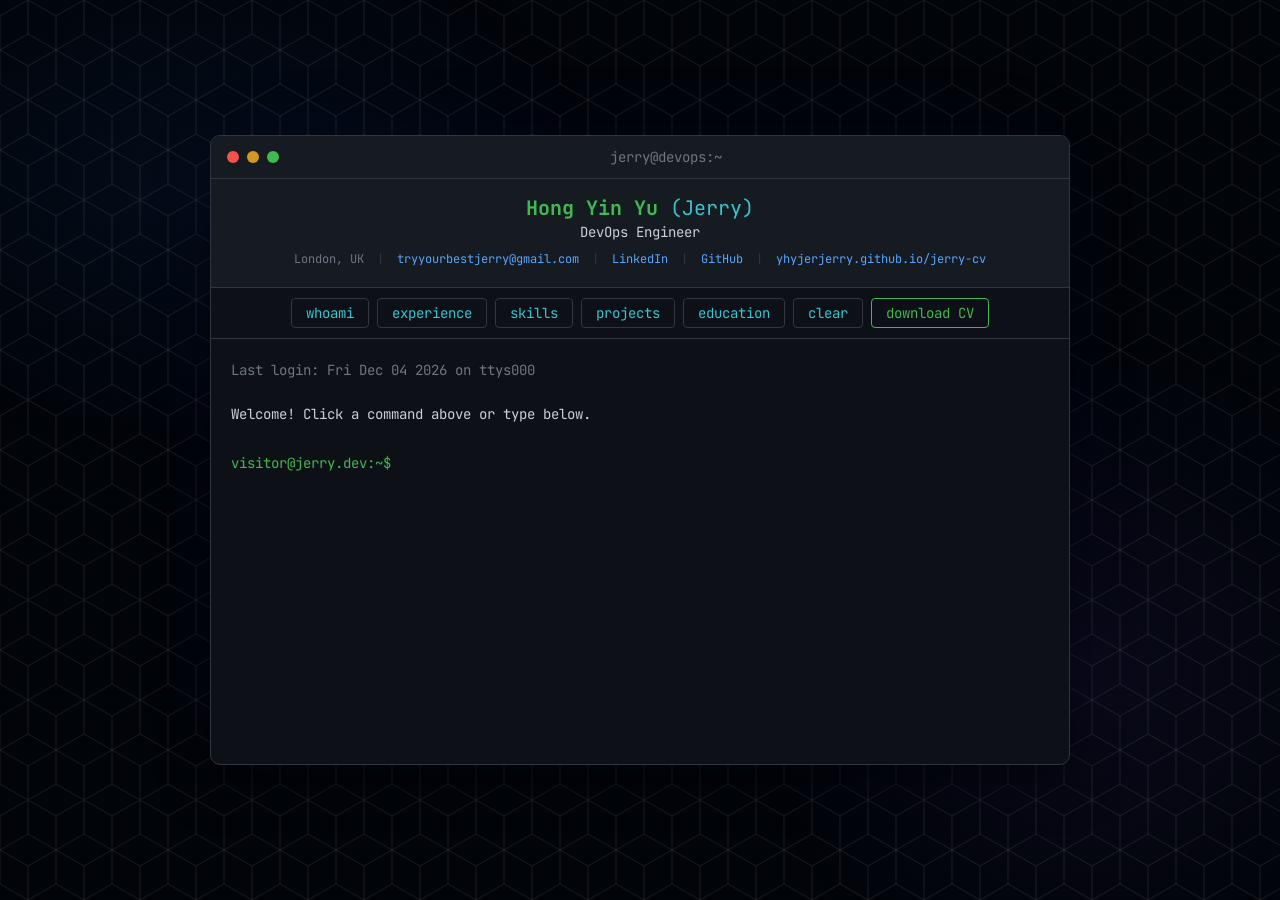
<file: index.html>
<!DOCTYPE html>
<html lang="en">
<head>
    <meta charset="UTF-8">
    <meta name="viewport" content="width=device-width, initial-scale=1.0">
    <title>Jerry Yu | DevOps Engineer</title>
    <meta name="description" content="Hong Yin Yu (Jerry) - DevOps Engineer based in London. Terminal-style interactive CV.">
    <link rel="preconnect" href="https://fonts.googleapis.com">
    <link rel="preconnect" href="https://fonts.gstatic.com" crossorigin>
    <link href="https://fonts.googleapis.com/css2?family=JetBrains+Mono:wght@400;700&display=swap" rel="stylesheet">
    <link rel="stylesheet" href="style.css">
    <link rel="icon" href="data:image/svg+xml,<svg xmlns='http://www.w3.org/2000/svg' viewBox='0 0 100 100'><text y='.9em' font-size='90'>></text></svg>">
</head>
<body>
    <div id="terminal">
        <div id="terminal-header">
            <div class="terminal-buttons">
                <span class="btn-close"></span>
                <span class="btn-minimize"></span>
                <span class="btn-maximize"></span>
            </div>
            <div class="terminal-title">jerry@devops:~</div>
        </div>
        <div id="info-banner">
            <div class="info-name">Hong Yin Yu <span class="info-nick">(Jerry)</span></div>
            <div class="info-role">DevOps Engineer</div>
            <div class="info-details">
                <span>London, UK</span>
                <span class="info-sep">|</span>
                <a href="mailto:tryyourbestjerry@gmail.com">tryyourbestjerry@gmail.com</a>
                <span class="info-sep">|</span>
                <a href="https://www.linkedin.com/in/yhyjerjerry/" target="_blank">LinkedIn</a>
                <span class="info-sep">|</span>
                <a href="https://github.com/yhyjerjerry" target="_blank">GitHub</a>
                <span class="info-sep">|</span>
                <a href="https://yhyjerjerry.github.io/jerry-cv" target="_blank">yhyjerjerry.github.io/jerry-cv</a>
            </div>
        </div>
        <div id="cmd-buttons">
            <button class="cmd-btn" data-cmd="whoami">whoami</button>
            <button class="cmd-btn" data-cmd="experience">experience</button>
            <button class="cmd-btn" data-cmd="skills">skills</button>
            <button class="cmd-btn" data-cmd="projects">projects</button>
            <button class="cmd-btn" data-cmd="education">education</button>
            <button class="cmd-btn" data-cmd="clear">clear</button>
            <button class="cmd-btn cmd-btn-download" onclick="window.open('cv.html','_blank')">download CV</button>
        </div>
        <div id="terminal-body">
            <div id="output"></div>
            <div id="input-line">
                <span class="prompt">visitor@jerry.dev:~$&nbsp;</span>
                <input type="text" id="command-input" autofocus autocomplete="off" spellcheck="false">
            </div>
        </div>
    </div>
    <script src="app.js"></script>
</body>
</html>
</file>
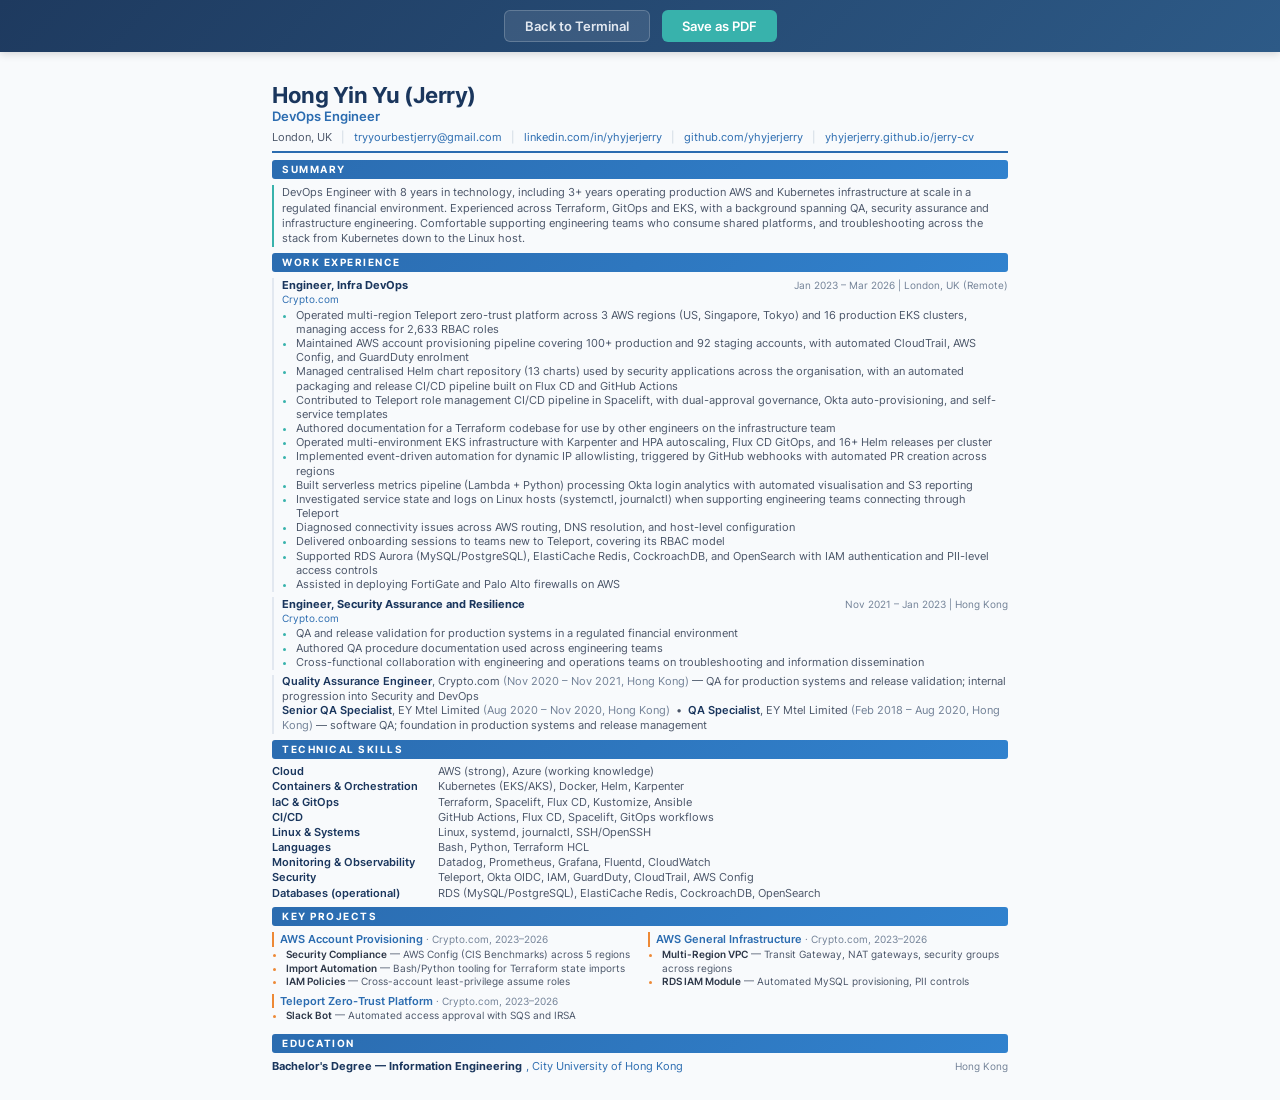
<file: cv.html>
<!DOCTYPE html>
<html lang="en">
<head>
    <meta charset="UTF-8">
    <meta name="viewport" content="width=device-width, initial-scale=1.0">
    <title>Hong Yin Yu (Jerry) - DevOps Engineer CV</title>
    <style>
        /* Self-hosted STATIC Inter (one file per weight). The Google Fonts
           variable Inter gets embedded in Chrome's PDF export as Type 3 fonts,
           which many ATS parsers can't read. Static TrueType files embed as
           TrueType (CIDFontType2) with a proper ToUnicode map. */
        @font-face {
            font-family: 'Inter';
            font-style: normal;
            font-weight: 400;
            font-display: swap;
            src: url('fonts/inter-latin-400-normal.woff2') format('woff2');
        }
        @font-face {
            font-family: 'Inter';
            font-style: normal;
            font-weight: 600;
            font-display: swap;
            src: url('fonts/inter-latin-600-normal.woff2') format('woff2');
        }
        @font-face {
            font-family: 'Inter';
            font-style: normal;
            font-weight: 700;
            font-display: swap;
            src: url('fonts/inter-latin-700-normal.woff2') format('woff2');
        }

        * { margin: 0; padding: 0; box-sizing: border-box; }

        body {
            font-family: 'Inter', Arial, Helvetica, sans-serif;
            color: #2d3748;
            line-height: 1.35;
            max-width: 800px;
            margin: 0 auto;
            padding: 32px 32px 20px;
            background: #f8fafc;
            font-size: 11px;
            -webkit-print-color-adjust: exact;
            print-color-adjust: exact;
        }

        /* Print button bar */
        .print-bar {
            position: fixed;
            top: 0; left: 0; right: 0;
            background: linear-gradient(135deg, #1e3a5f, #2d5a87);
            padding: 10px 20px;
            display: flex;
            justify-content: center;
            gap: 12px;
            z-index: 100;
            box-shadow: 0 2px 8px rgba(0,0,0,0.15);
        }

        .print-bar button {
            background: #38b2ac;
            color: #fff;
            border: none;
            padding: 7px 20px;
            border-radius: 6px;
            font-family: inherit;
            font-size: 13px;
            font-weight: 600;
            cursor: pointer;
        }

        .print-bar button:hover { opacity: 0.9; }

        .print-bar .back-btn {
            background: rgba(255,255,255,0.1);
            color: #e2e8f0;
            border: 1px solid rgba(255,255,255,0.2);
        }

        .print-spacer { height: 50px; }

        /* Header */
        header {
            margin-bottom: 7px;
            border-bottom: 2px solid #2b6cb0;
            padding-bottom: 6px;
        }

        h1 {
            font-size: 22px;
            font-weight: 700;
            letter-spacing: -0.5px;
            color: #1a365d;
            line-height: 1.2;
        }

        .subtitle {
            font-size: 13px;
            color: #2b6cb0;
            font-weight: 600;
        }

        .contact-row {
            margin-top: 4px;
            font-size: 11px;
            color: #4a5568;
        }

        .contact-row a { color: #2b6cb0; text-decoration: none; }
        .contact-row a:hover { text-decoration: underline; }
        .contact-sep { margin: 0 6px; color: #cbd5e0; }

        /* Sections */
        section { margin-bottom: 6px; }

        h2 {
            font-size: 10px;
            font-weight: 700;
            text-transform: uppercase;
            letter-spacing: 1.5px;
            color: #fff;
            background: linear-gradient(135deg, #2b6cb0, #3182ce);
            padding: 3px 10px;
            border-radius: 3px;
            margin-bottom: 6px;
        }

        /* Summary */
        .summary {
            font-size: 11px;
            color: #4a5568;
            border-left: 2px solid #38b2ac;
            padding-left: 8px;
            line-height: 1.4;
        }

        /* Experience */
        .job {
            margin-bottom: 5px;
            padding-left: 8px;
            border-left: 2px solid #e2e8f0;
        }

        .job-header {
            display: flex;
            justify-content: space-between;
            align-items: baseline;
        }

        .job-title {
            font-size: 11px;
            font-weight: 700;
            color: #1a365d;
        }

        .job-date {
            font-size: 10px;
            color: #718096;
        }

        .job-company {
            font-size: 10px;
            color: #2b6cb0;
            font-weight: 500;
        }

        .job ul {
            margin-top: 2px;
            padding-left: 14px;
        }

        .job li {
            font-size: 10.5px;
            color: #4a5568;
            margin-bottom: 0;
            line-height: 1.35;
        }

        .job li::marker { color: #38b2ac; }

        /* Earlier roles - compact inline */
        .earlier-roles {
            padding-left: 8px;
            border-left: 2px solid #e2e8f0;
            font-size: 10.5px;
            color: #4a5568;
            line-height: 1.4;
        }

        .earlier-roles strong {
            color: #1a365d;
            font-weight: 600;
        }

        .earlier-roles .role-date {
            color: #718096;
        }

        /* Two-column layout */
        .two-col {
            display: grid;
            grid-template-columns: 1fr 1fr;
            gap: 0 16px;
        }

        /* Skills */
        .skills-grid {
            display: grid;
            grid-template-columns: 158px 1fr;
            gap: 1px 8px;
            font-size: 10.5px;
        }

        .skill-cat { font-weight: 600; color: #1a365d; }
        .skill-list { color: #4a5568; }

        /* Projects */
        .project-group { margin-bottom: 5px; }

        .project-group-title {
            font-size: 11px;
            font-weight: 600;
            color: #2b6cb0;
            margin-bottom: 1px;
            padding-left: 6px;
            border-left: 2px solid #ed8936;
        }

        .project-meta {
            font-weight: 400;
            font-size: 9.5px;
            color: #718096;
        }

        .project-group ul { padding-left: 14px; }

        .project-group li {
            font-size: 10px;
            color: #4a5568;
            margin-bottom: 0;
            line-height: 1.35;
        }

        .project-group li strong { font-weight: 600; color: #2d3748; }
        .project-group li::marker { color: #ed8936; }

        /* Education */
        .edu-row {
            display: flex;
            justify-content: space-between;
            align-items: baseline;
            font-size: 11px;
        }

        .edu-degree { font-weight: 700; color: #1a365d; }
        .edu-school { color: #2b6cb0; margin-left: 4px; }
        .edu-location { font-size: 10px; color: #718096; }

        /* Print styles */
        @media print {
            .print-bar, .print-spacer { display: none !important; }
            body { padding: 0; margin: 0; max-width: none; background: #fff; }
            a { color: #2b6cb0; text-decoration: none; }
            section, .job, .project-group { page-break-inside: avoid; }

            /* ATS: no letter-spacing anywhere — spaced glyphs can be
               extracted as split words ("S U M M A R Y"). */
            *, *::before, *::after { letter-spacing: normal !important; }

            /* ATS: single-column Key Projects so text extracts in reading
               order instead of interleaving the two columns. */
            .two-col { display: block; }

            /* The single-column projects list is taller, so let that section
               split between project groups instead of jumping whole to page 2. */
            section:has(.two-col) { page-break-inside: auto; break-inside: auto; }
            h2 { page-break-after: avoid; break-after: avoid; }
        }

        @page { size: A4; margin: 7mm 11mm; }
    </style>
</head>
<body>
    <div class="print-bar">
        <button class="back-btn" onclick="window.close(); history.back();">Back to Terminal</button>
        <button onclick="savePDF()">Save as PDF</button>
    </div>
    <div class="print-spacer"></div>

    <header>
        <h1>Hong Yin Yu (Jerry)</h1>
        <div class="subtitle">DevOps Engineer</div>
        <div class="contact-row">
            <span>London, UK</span>
            <span class="contact-sep">|</span>
            <a href="mailto:tryyourbestjerry@gmail.com">tryyourbestjerry@gmail.com</a>
            <span class="contact-sep">|</span>
            <a href="https://www.linkedin.com/in/yhyjerjerry/" target="_blank">linkedin.com/in/yhyjerjerry</a>
            <span class="contact-sep">|</span>
            <a href="https://github.com/yhyjerjerry" target="_blank">github.com/yhyjerjerry</a>
            <span class="contact-sep">|</span>
            <a href="https://yhyjerjerry.github.io/jerry-cv" target="_blank">yhyjerjerry.github.io/jerry-cv</a>
        </div>
    </header>

    <section>
        <h2>Summary</h2>
        <p class="summary">DevOps Engineer with 8 years in technology, including 3+ years operating production AWS and Kubernetes infrastructure at scale in a regulated financial environment. Experienced across Terraform, GitOps and EKS, with a background spanning QA, security assurance and infrastructure engineering. Comfortable supporting engineering teams who consume shared platforms, and troubleshooting across the stack from Kubernetes down to the Linux host.</p>
    </section>

    <section>
        <h2>Work Experience</h2>
        <div class="job">
            <div class="job-header">
                <span class="job-title">Engineer, Infra DevOps</span>
                <span class="job-date">Jan 2023 &ndash; Mar 2026 | London, UK (Remote)</span>
            </div>
            <div class="job-company">Crypto.com</div>
            <ul>
                <li>Operated multi-region Teleport zero-trust platform across 3 AWS regions (US, Singapore, Tokyo) and 16 production EKS clusters, managing access for 2,633 RBAC roles</li>
                <li>Maintained AWS account provisioning pipeline covering 100+ production and 92 staging accounts, with automated CloudTrail, AWS Config, and GuardDuty enrolment</li>
                <li>Managed centralised Helm chart repository (13 charts) used by security applications across the organisation, with an automated packaging and release CI/CD pipeline built on Flux CD and GitHub Actions</li>
                <li>Contributed to Teleport role management CI/CD pipeline in Spacelift, with dual-approval governance, Okta auto-provisioning, and self-service templates</li>
                <li>Authored documentation for a Terraform codebase for use by other engineers on the infrastructure team</li>
                <li>Operated multi-environment EKS infrastructure with Karpenter and HPA autoscaling, Flux CD GitOps, and 16+ Helm releases per cluster</li>
                <li>Implemented event-driven automation for dynamic IP allowlisting, triggered by GitHub webhooks with automated PR creation across regions</li>
                <li>Built serverless metrics pipeline (Lambda + Python) processing Okta login analytics with automated visualisation and S3 reporting</li>
                <li>Investigated service state and logs on Linux hosts (systemctl, journalctl) when supporting engineering teams connecting through Teleport</li>
                <li>Diagnosed connectivity issues across AWS routing, DNS resolution, and host-level configuration</li>
                <li>Delivered onboarding sessions to teams new to Teleport, covering its RBAC model</li>
                <li>Supported RDS Aurora (MySQL/PostgreSQL), ElastiCache Redis, CockroachDB, and OpenSearch with IAM authentication and PII-level access controls</li>
                <li>Assisted in deploying FortiGate and Palo Alto firewalls on AWS</li>
            </ul>
        </div>

        <div class="job">
            <div class="job-header">
                <span class="job-title">Engineer, Security Assurance and Resilience</span>
                <span class="job-date">Nov 2021 &ndash; Jan 2023 | Hong Kong</span>
            </div>
            <div class="job-company">Crypto.com</div>
            <ul>
                <li>QA and release validation for production systems in a regulated financial environment</li>
                <li>Authored QA procedure documentation used across engineering teams</li>
                <li>Cross-functional collaboration with engineering and operations teams on troubleshooting and information dissemination</li>
            </ul>
        </div>

        <div class="earlier-roles">
            <strong>Quality Assurance Engineer</strong>, Crypto.com <span class="role-date">(Nov 2020 &ndash; Nov 2021, Hong Kong)</span> &mdash; QA for production systems and release validation; internal progression into Security and DevOps
            <br>
            <strong>Senior QA Specialist</strong>, EY Mtel Limited <span class="role-date">(Aug 2020 &ndash; Nov 2020, Hong Kong)</span>
            &nbsp;&bull;&nbsp;
            <strong>QA Specialist</strong>, EY Mtel Limited <span class="role-date">(Feb 2018 &ndash; Aug 2020, Hong Kong)</span> &mdash; software QA; foundation in production systems and release management
        </div>
    </section>

    <section>
        <h2>Technical Skills</h2>
        <div class="skills-grid">
            <span class="skill-cat">Cloud</span>
            <span class="skill-list">AWS (strong), Azure (working knowledge)</span>
            <span class="skill-cat">Containers &amp; Orchestration</span>
            <span class="skill-list">Kubernetes (EKS/AKS), Docker, Helm, Karpenter</span>
            <span class="skill-cat">IaC &amp; GitOps</span>
            <span class="skill-list">Terraform, Spacelift, Flux CD, Kustomize, Ansible</span>
            <span class="skill-cat">CI/CD</span>
            <span class="skill-list">GitHub Actions, Flux CD, Spacelift, GitOps workflows</span>
            <span class="skill-cat">Linux &amp; Systems</span>
            <span class="skill-list">Linux, systemd, journalctl, SSH/OpenSSH</span>
            <span class="skill-cat">Languages</span>
            <span class="skill-list">Bash, Python, Terraform HCL</span>
            <span class="skill-cat">Monitoring &amp; Observability</span>
            <span class="skill-list">Datadog, Prometheus, Grafana, Fluentd, CloudWatch</span>
            <span class="skill-cat">Security</span>
            <span class="skill-list">Teleport, Okta OIDC, IAM, GuardDuty, CloudTrail, AWS Config</span>
            <span class="skill-cat">Databases (operational)</span>
            <span class="skill-list">RDS (MySQL/PostgreSQL), ElastiCache Redis, CockroachDB, OpenSearch</span>
        </div>
    </section>

    <section>
        <h2>Key Projects</h2>
        <div class="two-col">
            <div>
                <div class="project-group">
                    <div class="project-group-title">AWS Account Provisioning <span class="project-meta">&middot; Crypto.com, 2023&ndash;2026</span></div>
                    <ul>
                        <li><strong>Security Compliance</strong> &mdash; AWS Config (CIS Benchmarks) across 5 regions</li>
                        <li><strong>Import Automation</strong> &mdash; Bash/Python tooling for Terraform state imports</li>
                        <li><strong>IAM Policies</strong> &mdash; Cross-account least-privilege assume roles</li>
                    </ul>
                </div>
                <div class="project-group">
                    <div class="project-group-title">Teleport Zero-Trust Platform <span class="project-meta">&middot; Crypto.com, 2023&ndash;2026</span></div>
                    <ul>
                        <li><strong>Slack Bot</strong> &mdash; Automated access approval with SQS and IRSA</li>
                    </ul>
                </div>
            </div>
            <div>
                <div class="project-group">
                    <div class="project-group-title">AWS General Infrastructure <span class="project-meta">&middot; Crypto.com, 2023&ndash;2026</span></div>
                    <ul>
                        <li><strong>Multi-Region VPC</strong> &mdash; Transit Gateway, NAT gateways, security groups across regions</li>
                        <li><strong>RDS IAM Module</strong> &mdash; Automated MySQL provisioning, PII controls</li>
                    </ul>
                </div>
            </div>
        </div>
    </section>

    <section>
        <h2>Education</h2>
        <div class="edu-row">
            <div><span class="edu-degree">Bachelor's Degree &mdash; Information Engineering</span><span class="edu-school">, City University of Hong Kong</span></div>
            <span class="edu-location">Hong Kong</span>
        </div>
    </section>

    <script>
        // Use the browser's native print-to-PDF so the exported file keeps
        // real, selectable text (ATS-readable) rather than a rasterised image.
        function savePDF() {
            window.print();
        }
    </script>
</body>
</html>
</file>
<file: style.css>
:root {
    --bg: #0d1117;
    --fg: #c9d1d9;
    --green: #3fb950;
    --blue: #58a6ff;
    --cyan: #39c5cf;
    --yellow: #d29922;
    --red: #f85149;
    --magenta: #bc8cff;
    --dim: #6e7681;
    --prompt-color: #3fb950;
    --header-bg: #161b22;
    --border: #30363d;
}

* {
    margin: 0;
    padding: 0;
    box-sizing: border-box;
}

body {
    background: #010409;
    display: flex;
    justify-content: center;
    align-items: center;
    min-height: 100vh;
    padding: 20px;
    font-family: 'JetBrains Mono', 'Courier New', monospace;
    position: relative;
    overflow: hidden;
}

/* Subtle color glow blobs */
body::before {
    content: '';
    position: fixed;
    inset: 0;
    background:
        radial-gradient(ellipse 600px 400px at 15% 20%, rgba(59, 130, 246, 0.07) 0%, transparent 70%),
        radial-gradient(ellipse 500px 500px at 85% 75%, rgba(139, 92, 246, 0.07) 0%, transparent 70%),
        radial-gradient(ellipse 400px 300px at 50% 50%, rgba(6, 182, 212, 0.05) 0%, transparent 70%);
    pointer-events: none;
    z-index: 0;
    animation: glowShift 12s ease-in-out infinite alternate;
}

@keyframes glowShift {
    0% { opacity: 0.6; transform: scale(1); }
    50% { opacity: 1; transform: scale(1.05); }
    100% { opacity: 0.7; transform: scale(0.98); }
}

/* Honeycomb overlay */
body::after {
    content: '';
    position: fixed;
    inset: 0;
    background-image: url("data:image/svg+xml,%3Csvg xmlns='http://www.w3.org/2000/svg' width='56' height='100'%3E%3Cpath d='M28 66L0 50L0 16L28 0L56 16L56 50L28 66L28 100' fill='none' stroke='rgba(255,255,255,0.09)' stroke-width='1'/%3E%3Cpath d='M28 0L28 34L0 50L0 84L28 100L56 84L56 50L28 34' fill='none' stroke='rgba(255,255,255,0.09)' stroke-width='1'/%3E%3C/svg%3E");
    background-size: 56px 100px;
    pointer-events: none;
    z-index: 0;
}

#terminal {
    width: 100%;
    max-width: 860px;
    background: var(--bg);
    border-radius: 10px;
    border: 1px solid var(--border);
    box-shadow:
        0 16px 48px rgba(0, 0, 0, 0.6),
        0 0 80px rgba(59, 130, 246, 0.04),
        0 0 120px rgba(139, 92, 246, 0.03);
    overflow: hidden;
    min-height: 70vh;
    max-height: 90vh;
    display: flex;
    flex-direction: column;
    position: relative;
    z-index: 1;
}

#terminal-header {
    background: var(--header-bg);
    padding: 12px 16px;
    display: flex;
    align-items: center;
    border-bottom: 1px solid var(--border);
    flex-shrink: 0;
}

.terminal-buttons {
    display: flex;
    gap: 8px;
}

.terminal-buttons span {
    width: 12px;
    height: 12px;
    border-radius: 50%;
    display: inline-block;
}

.btn-close { background: var(--red); }
.btn-minimize { background: var(--yellow); }
.btn-maximize { background: var(--green); }

.terminal-title {
    flex: 1;
    text-align: center;
    color: var(--dim);
    font-size: 14px;
}

/* ── Sticky info banner ──────────────────────────────── */

#info-banner {
    background: var(--header-bg);
    border-bottom: 1px solid var(--border);
    padding: 16px 20px;
    flex-shrink: 0;
    text-align: center;
}

.info-name {
    font-size: 20px;
    font-weight: 700;
    color: var(--green);
}

.info-nick {
    color: var(--cyan);
    font-weight: 400;
}

.info-role {
    color: var(--fg);
    font-size: 14px;
    margin-top: 2px;
}

.info-details {
    margin-top: 8px;
    font-size: 12px;
    color: var(--dim);
    line-height: 1.8;
}

.info-details a {
    color: var(--blue);
    text-decoration: none;
}

.info-details a:hover {
    text-decoration: underline;
}

.info-sep {
    margin: 0 6px;
    color: var(--border);
}

/* ── Command buttons ─────────────────────────────────── */

#cmd-buttons {
    background: var(--bg);
    padding: 10px 20px;
    display: flex;
    flex-wrap: wrap;
    gap: 8px;
    justify-content: center;
    border-bottom: 1px solid var(--border);
    flex-shrink: 0;
}

.cmd-btn {
    background: transparent;
    color: var(--cyan);
    border: 1px solid var(--border);
    border-radius: 4px;
    padding: 5px 14px;
    font-family: 'JetBrains Mono', 'Courier New', monospace;
    font-size: 14px;
    cursor: pointer;
    transition: all 0.15s ease;
}

.cmd-btn:hover {
    background: var(--cyan);
    color: var(--bg);
    border-color: var(--cyan);
}

.cmd-btn:active {
    transform: scale(0.95);
}

.cmd-btn.active {
    background: var(--cyan);
    color: var(--bg);
    border-color: var(--cyan);
}

.cmd-btn-download {
    color: var(--green);
    border-color: var(--green);
}

.cmd-btn-download:hover {
    background: var(--green);
    color: var(--bg);
    border-color: var(--green);
}

/* ── Terminal body ───────────────────────────────────── */

#terminal-body {
    padding: 20px;
    overflow-y: auto;
    flex: 1;
    font-size: 14px;
    line-height: 1.6;
    color: var(--fg);
}

#terminal-body::-webkit-scrollbar {
    width: 8px;
}

#terminal-body::-webkit-scrollbar-track {
    background: var(--bg);
}

#terminal-body::-webkit-scrollbar-thumb {
    background: var(--border);
    border-radius: 4px;
}

#output .line {
    white-space: pre-wrap;
    word-wrap: break-word;
}

/* Typing cursor */
.typing-cursor::after {
    content: '\2588';
    color: var(--green);
    animation: blink 0.6s step-end infinite;
}

@keyframes blink {
    50% { opacity: 0; }
}

#input-line {
    display: flex;
    align-items: center;
    margin-top: 4px;
}

.prompt {
    color: var(--prompt-color);
    white-space: nowrap;
    font-size: 14px;
}

#command-input {
    background: transparent;
    border: none;
    outline: none;
    color: var(--fg);
    font-family: inherit;
    font-size: 14px;
    flex: 1;
    caret-color: var(--green);
}

/* Hide input line while animating */
#input-line.hidden {
    display: none;
}

/* ── Output styling ──────────────────────────────────── */

.color-green { color: var(--green); }
.color-blue { color: var(--blue); }
.color-cyan { color: var(--cyan); }
.color-yellow { color: var(--yellow); }
.color-red { color: var(--red); }
.color-magenta { color: var(--magenta); }
.color-dim { color: var(--dim); }
.color-fg { color: var(--fg); }
.bold { font-weight: 700; }

.neofetch-info {
    line-height: 1.6;
    min-width: 0;
}

.neofetch-separator {
    color: var(--dim);
}

.section-header {
    color: var(--cyan);
    font-weight: 700;
    border-bottom: 1px solid var(--border);
    padding-bottom: 4px;
    margin-bottom: 8px;
    display: inline-block;
}

.timeline-item {
    margin-bottom: 16px;
    padding-left: 16px;
    border-left: 2px solid var(--border);
}

.timeline-item .role {
    color: var(--green);
    font-weight: 700;
}

.timeline-item .company {
    color: var(--blue);
}

.timeline-item .date {
    color: var(--dim);
    font-size: 14px;
}

.timeline-item .detail {
    color: var(--fg);
    padding-left: 8px;
}

.skill-tag {
    display: inline-block;
    padding: 2px 10px;
    margin: 3px 4px;
    border: 1px solid var(--border);
    border-radius: 4px;
    font-size: 14px;
}

.project-category {
    color: var(--yellow);
    font-weight: 700;
    margin-top: 10px;
    margin-bottom: 4px;
}

.project-item {
    padding-left: 16px;
    color: var(--fg);
    margin-bottom: 2px;
}

.help-cmd {
    color: var(--green);
    display: inline-block;
    min-width: 160px;
}

.help-desc {
    color: var(--dim);
}

.typed-command {
    color: var(--fg);
}

a {
    color: var(--blue);
    text-decoration: none;
}

a:hover {
    text-decoration: underline;
}

/* ── Mobile ──────────────────────────────────────────── */

@media (max-width: 600px) {
    body { padding: 0; }

    #terminal {
        border-radius: 0;
        border: none;
        min-height: 100vh;
        max-height: 100vh;
    }

    #info-banner {
        padding: 12px 16px;
    }

    .info-name {
        font-size: 16px;
    }

    .info-details {
        font-size: 11px;
    }

    .info-sep {
        display: none;
    }

    .info-details {
        display: flex;
        flex-direction: column;
        gap: 2px;
    }

    #cmd-buttons {
        padding: 8px 12px;
        gap: 6px;
    }

    .cmd-btn {
        font-size: 11px;
        padding: 4px 10px;
    }

    #terminal-body {
        padding: 12px;
        font-size: 12px;
    }

    #command-input {
        font-size: 16px;
    }
}

/* ── Floating tech keywords ──────────────────────────── */

.floating-word {
    position: fixed;
    z-index: 0;
    font-family: 'JetBrains Mono', 'Courier New', monospace;
    font-size: 14px;
    opacity: 0.2;
    pointer-events: none;
    user-select: none;
    white-space: nowrap;
    animation: floatFade var(--duration, 6s) ease-in-out forwards;
}

@keyframes floatFade {
    0% {
        opacity: 0;
        transform: translate(0, 0) scale(0.8);
    }
    15% {
        opacity: 0.35;
    }
    75% {
        opacity: 0.35;
    }
    100% {
        opacity: 0;
        transform: translate(var(--dx, 20px), var(--dy, -20px)) scale(1);
    }
}
</file>
